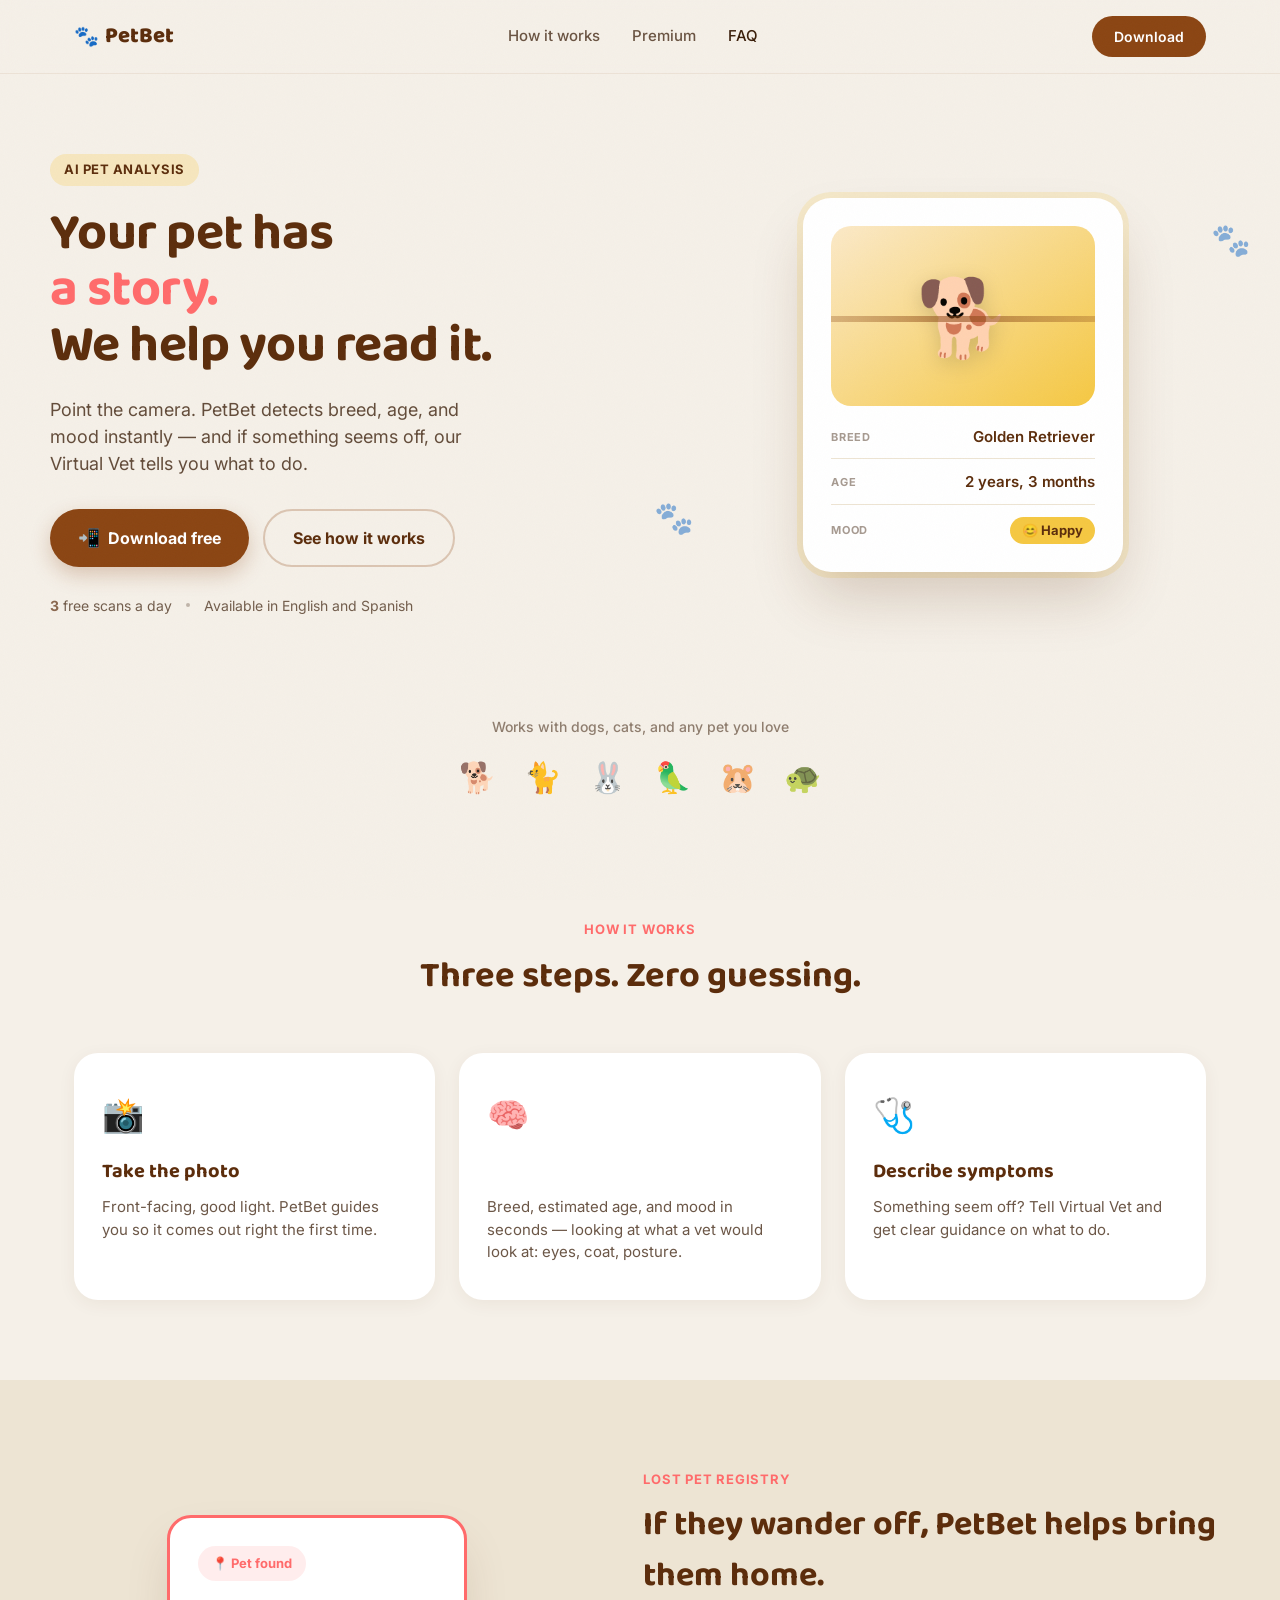
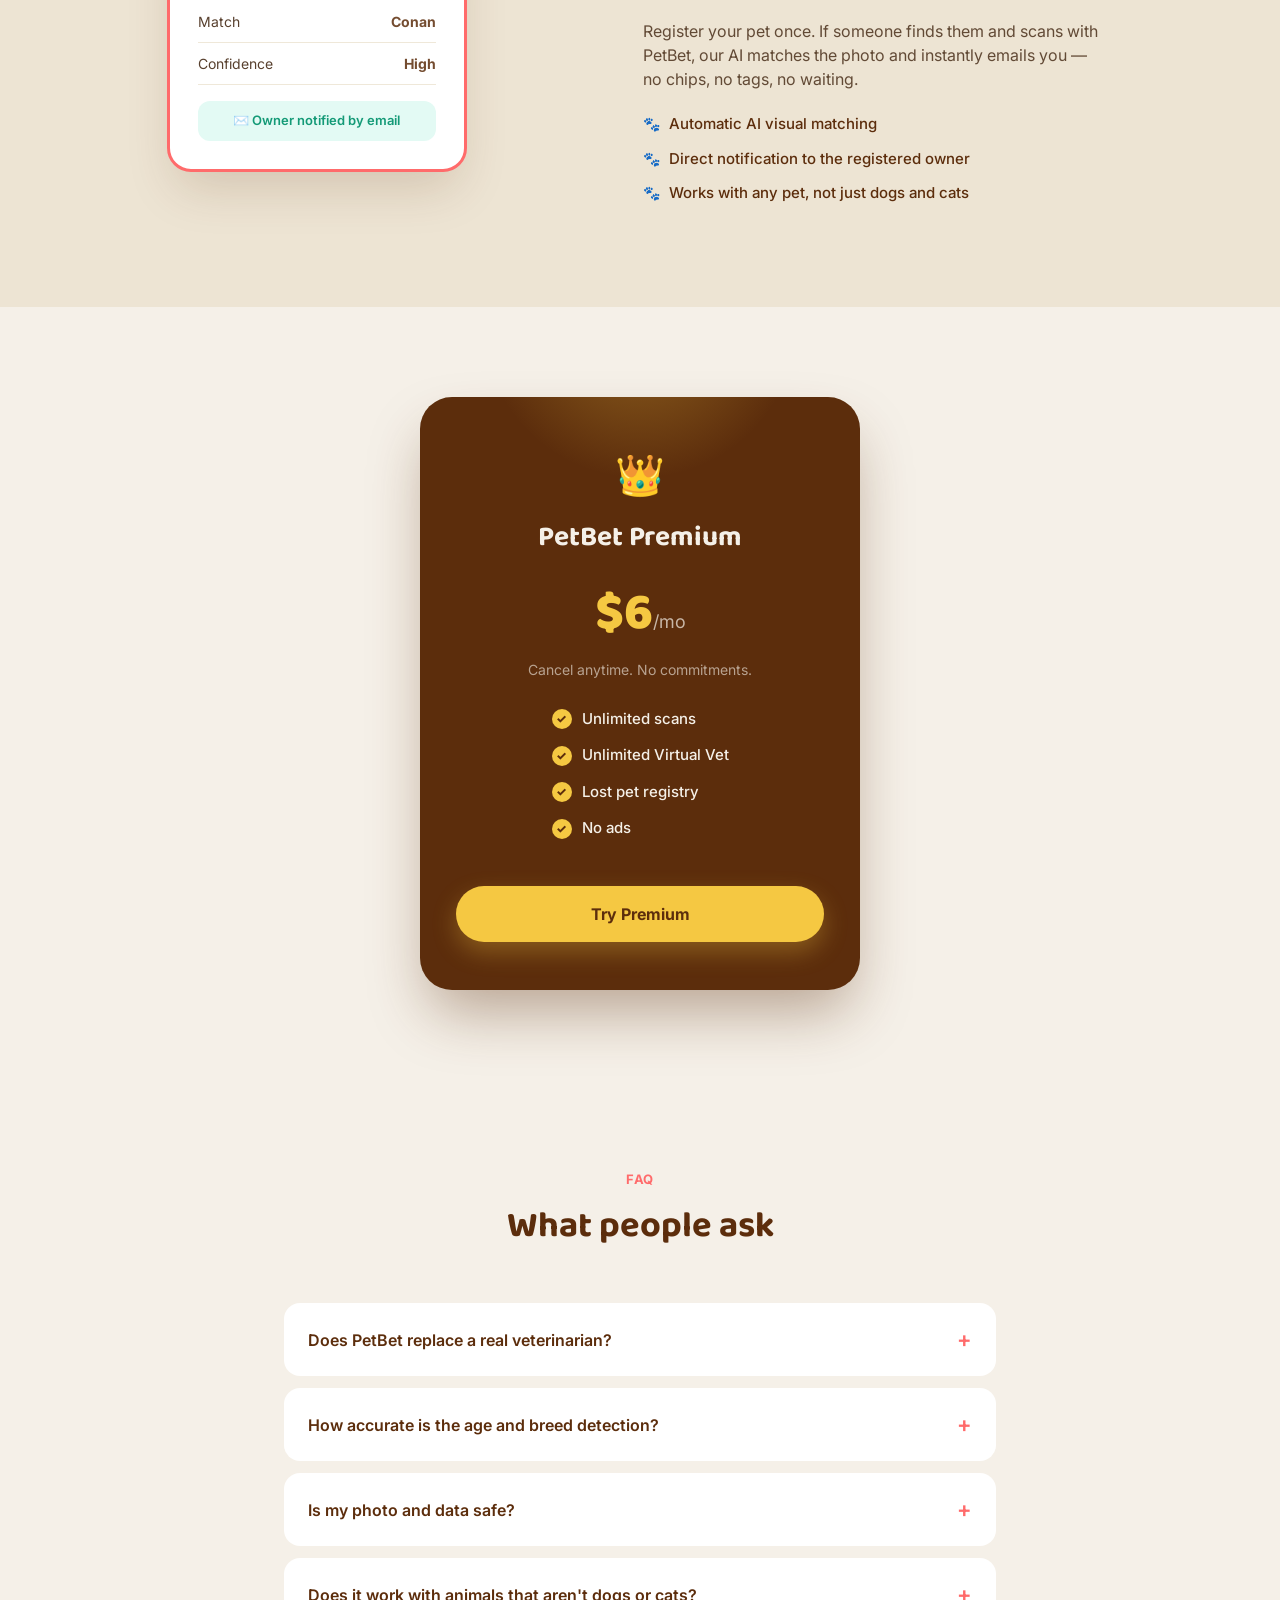
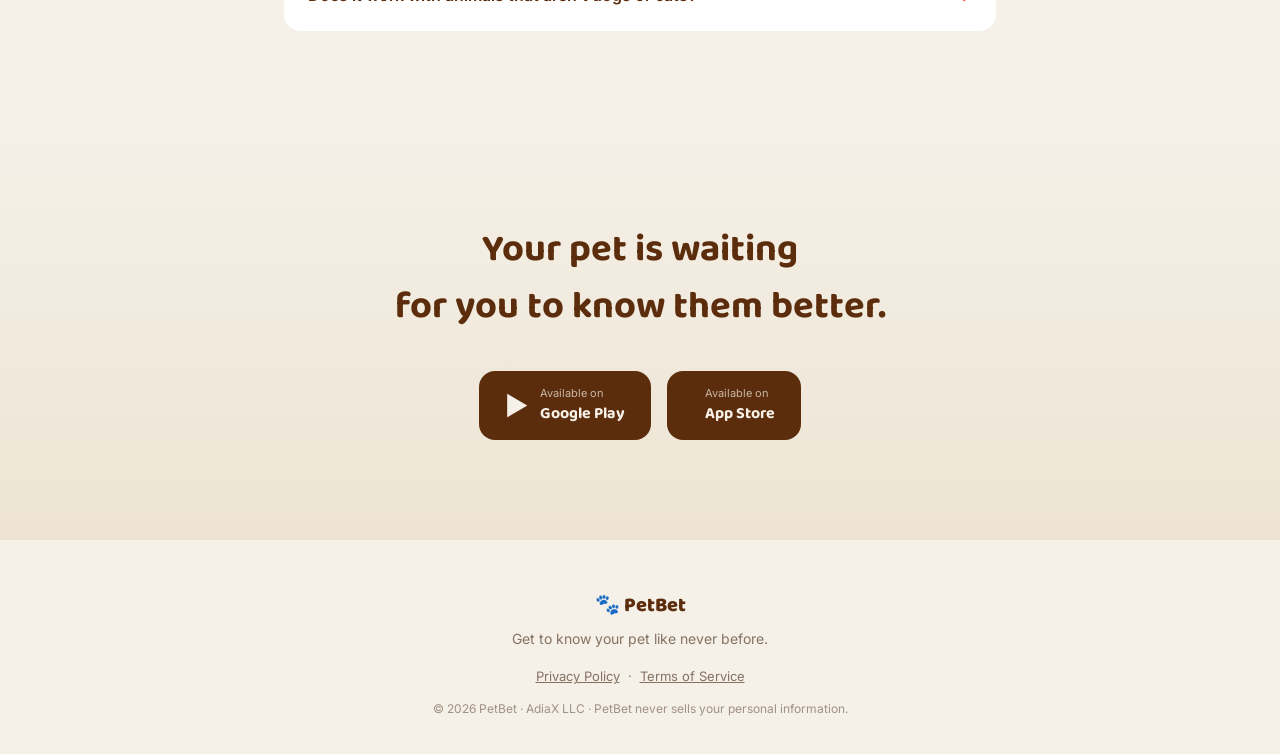
<file: index.html>
<!DOCTYPE html>
<html lang="en">
<head>
<meta charset="UTF-8">
<meta name="viewport" content="width=device-width, initial-scale=1.0">
<title>PetBet — Get to know your pet like never before</title>
<meta name="description" content="Discover your pet's breed, age, and mood with AI. Virtual Vet included. Available for Android and iOS.">
<link rel="preconnect" href="https://fonts.googleapis.com">
<link rel="preconnect" href="https://fonts.gstatic.com" crossorigin>
<link href="https://fonts.googleapis.com/css2?family=Baloo+2:wght@500;600;700;800&family=Inter:wght@400;500;600;700&display=swap" rel="stylesheet">
<link rel="stylesheet" href="style.css">
</head>
<body>

<div class="grain"></div>

<nav class="nav">
  <div class="nav-inner">
    <div class="nav-brand">
      <span class="nav-paw">🐾</span> PetBet
    </div>
    <div class="nav-links">
      <a href="#como-funciona">How it works</a>
      <a href="#premium">Premium</a>
      <a href="#faq">FAQ</a>
    </div>
    <a href="#descargar" class="nav-cta">Download</a>
  </div>
</nav>

<header class="hero">
  <div class="hero-inner">
    <div class="hero-copy">
      <div class="hero-eyebrow">AI Pet Analysis</div>
      <h1>Your pet has<br><span class="hero-highlight">a story.</span><br>We help you read it.</h1>
      <p class="hero-sub">Point the camera. PetBet detects breed, age, and mood instantly — and if something seems off, our Virtual Vet tells you what to do.</p>
      <div class="hero-actions">
        <a href="#descargar" class="btn btn-primary">
          <span class="btn-icon">📲</span> Download free
        </a>
        <a href="#como-funciona" class="btn btn-ghost">See how it works</a>
      </div>
      <div class="hero-trust">
        <div class="trust-item"><strong>3</strong> free scans a day</div>
        <div class="trust-dot"></div>
        <div class="trust-item">Available in English and Spanish</div>
      </div>
    </div>

    <div class="hero-visual">
      <div class="scan-card" id="scanCard">
        <div class="scan-photo">
          <div class="scan-ring" id="scanRing"></div>
          <span class="scan-emoji">🐕</span>
        </div>
        <div class="scan-results" id="scanResults">
          <div class="scan-row" data-delay="1">
            <span class="scan-label">BREED</span>
            <span class="scan-value">Golden Retriever</span>
          </div>
          <div class="scan-row" data-delay="2">
            <span class="scan-label">AGE</span>
            <span class="scan-value">2 years, 3 months</span>
          </div>
          <div class="scan-row" data-delay="3">
            <span class="scan-label">MOOD</span>
            <span class="scan-badge">😊 Happy</span>
          </div>
        </div>
      </div>
      <div class="float-paw float-paw-1">🐾</div>
      <div class="float-paw float-paw-2">🐾</div>
    </div>
  </div>
</header>

<section class="logos">
  <p>Works with dogs, cats, and any pet you love</p>
  <div class="logos-row">
    <span>🐕</span><span>🐈</span><span>🐰</span><span>🦜</span><span>🐹</span><span>🐢</span>
  </div>
</section>

<section class="how" id="como-funciona">
  <div class="section-head">
    <div class="section-eyebrow">How it works</div>
    <h2>Three steps. Zero guessing.</h2>
  </div>

  <div class="how-grid">
    <div class="how-card">
      <div class="how-icon">📸</div>
      <h3>Take the photo</h3>
      <p>Front-facing, good light. PetBet guides you so it comes out right the first time.</p>
    </div>
    <div class="how-card how-card-accent">
      <div class="how-icon">🧠</div>
      <h3>AI analyzes</h3>
      <p>Breed, estimated age, and mood in seconds — looking at what a vet would look at: eyes, coat, posture.</p>
    </div>
    <div class="how-card">
      <div class="how-icon">🩺</div>
      <h3>Describe symptoms</h3>
      <p>Something seem off? Tell Virtual Vet and get clear guidance on what to do.</p>
    </div>
  </div>
</section>

<section class="feature-split">
  <div class="feature-split-inner">
    <div class="feature-visual">
      <div class="lost-card">
        <div class="lost-badge">📍 Pet found</div>
        <div class="lost-row"><span>Match</span><strong>Conan</strong></div>
        <div class="lost-row"><span>Confidence</span><strong>High</strong></div>
        <div class="lost-email">✉️ Owner notified by email</div>
      </div>
    </div>
    <div class="feature-copy">
      <div class="section-eyebrow">Lost pet registry</div>
      <h2>If they wander off, PetBet helps bring them home.</h2>
      <p>Register your pet once. If someone finds them and scans with PetBet, our AI matches the photo and instantly emails you — no chips, no tags, no waiting.</p>
      <ul class="feature-list">
        <li>Automatic AI visual matching</li>
        <li>Direct notification to the registered owner</li>
        <li>Works with any pet, not just dogs and cats</li>
      </ul>
    </div>
  </div>
</section>

<section class="premium" id="premium">
  <div class="premium-card">
    <div class="premium-glow"></div>
    <div class="premium-content">
      <div class="premium-crown">👑</div>
      <h2>PetBet Premium</h2>
      <div class="premium-price"><span class="premium-amount">$6</span><span class="premium-period">/mo</span></div>
      <p class="premium-sub">Cancel anytime. No commitments.</p>
      <ul class="premium-list">
        <li><span class="check">✓</span> Unlimited scans</li>
        <li><span class="check">✓</span> Unlimited Virtual Vet</li>
        <li><span class="check">✓</span> Lost pet registry</li>
        <li><span class="check">✓</span> No ads</li>
      </ul>
      <a href="#descargar" class="btn btn-premium">Try Premium</a>
    </div>
  </div>
</section>

<section class="faq" id="faq">
  <div class="section-head">
    <div class="section-eyebrow">FAQ</div>
    <h2>What people ask</h2>
  </div>
  <div class="faq-list">
    <details class="faq-item">
      <summary>Does PetBet replace a real veterinarian?</summary>
      <p>No. Virtual Vet helps you understand what might be going on and when to be concerned, but we always recommend visiting a veterinarian for real diagnoses and treatment.</p>
    </details>
    <details class="faq-item">
      <summary>How accurate is the age and breed detection?</summary>
      <p>Our AI looks at teeth, eyes, coat, and body proportions to give the closest estimate possible. With mixed breeds, it may show more than one possibility.</p>
    </details>
    <details class="faq-item">
      <summary>Is my photo and data safe?</summary>
      <p>Yes. We never sell or share your information with third parties. Your photos are used only for analysis, and you can delete your account and data anytime.</p>
    </details>
    <details class="faq-item">
      <summary>Does it work with animals that aren't dogs or cats?</summary>
      <p>Breed, age, and mood analysis is optimized for dogs and cats. The lost pet registry works with any animal.</p>
    </details>
  </div>
</section>

<section class="cta-final" id="descargar">
  <h2>Your pet is waiting<br>for you to know them better.</h2>
  <div class="store-buttons">
    <a href="#" class="store-btn">
      <span class="store-icon">▶</span>
      <span class="store-text"><small>Available on</small><strong>Google Play</strong></span>
    </a>
    <a href="#" class="store-btn">
      <span class="store-icon"></span>
      <span class="store-text"><small>Available on</small><strong>App Store</strong></span>
    </a>
  </div>
</section>

<footer class="footer">
  <div class="footer-inner">
    <div class="footer-brand">🐾 PetBet</div>
    <p class="footer-tagline">Get to know your pet like never before.</p>
    <p style="font-size:13px;opacity:0.6;margin-bottom:14px;">
  <a href="privacy.html" style="color:inherit;text-decoration:underline;">Privacy Policy</a>
  &nbsp;·&nbsp;
  <a href="terms.html" style="color:inherit;text-decoration:underline;">Terms of Service</a>
</p>
    <p class="footer-copy">© 2026 PetBet · AdiaX LLC · PetBet never sells your personal information.</p>
  </div>
</footer>

<script src="script.js"></script>
</body>
</html>
</file>
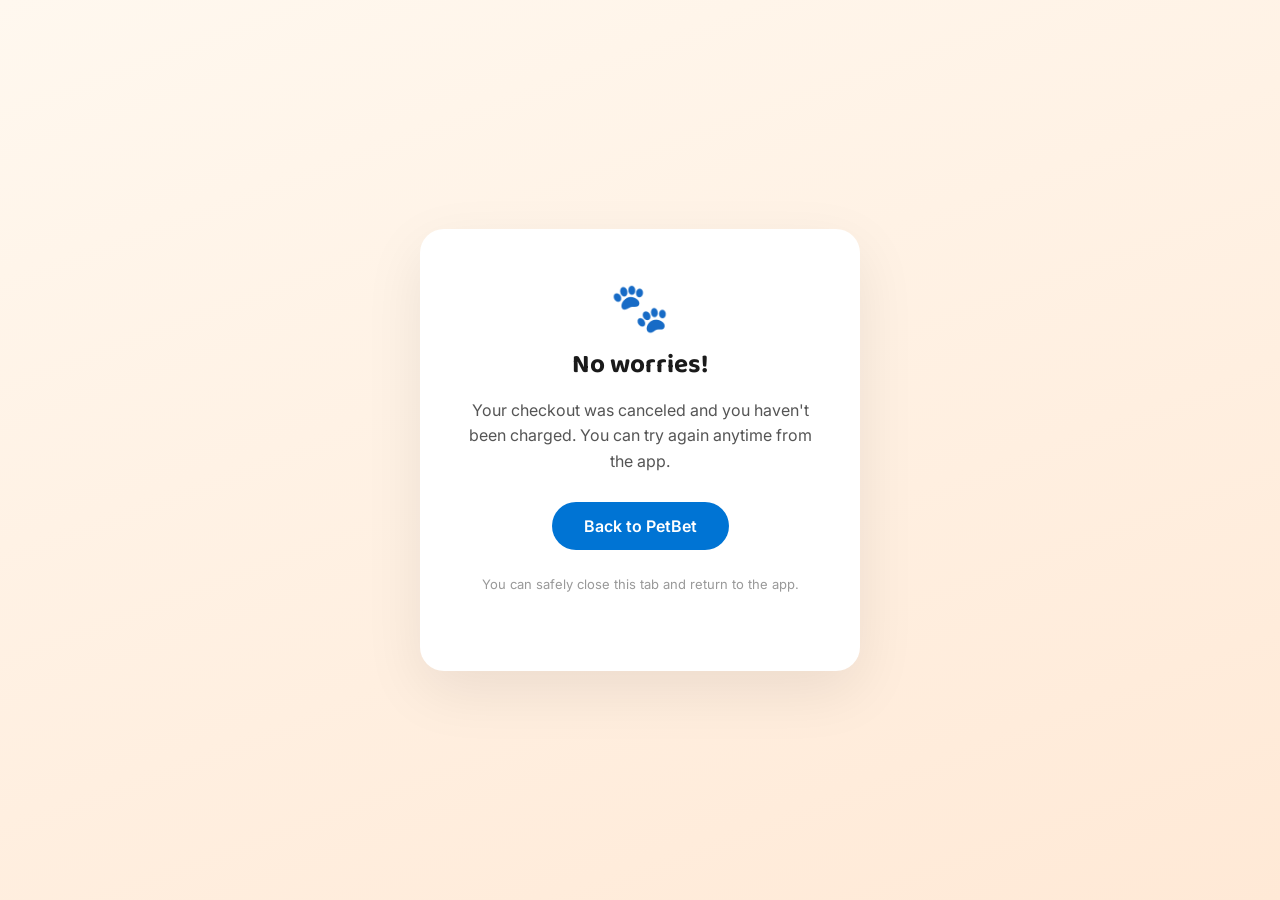
<file: cancel.html>
<!DOCTYPE html>
<html lang="en">
<head>
<meta charset="UTF-8">
<meta name="viewport" content="width=device-width, initial-scale=1.0">
<title>Checkout canceled — PetBet</title>
<meta name="description" content="Your PetBet Premium checkout was canceled.">
<link rel="preconnect" href="https://fonts.googleapis.com">
<link rel="preconnect" href="https://fonts.gstatic.com" crossorigin>
<link href="https://fonts.googleapis.com/css2?family=Baloo+2:wght@600;700;800&family=Inter:wght@400;500;600;700&display=swap" rel="stylesheet">
<style>
  * { margin: 0; padding: 0; box-sizing: border-box; }
  body {
    font-family: 'Inter', sans-serif;
    background: linear-gradient(160deg, #fff8ef 0%, #ffe9d6 100%);
    min-height: 100vh;
    display: flex;
    align-items: center;
    justify-content: center;
    padding: 24px;
  }
  .card {
    background: #ffffff;
    border-radius: 24px;
    padding: 48px 40px;
    max-width: 440px;
    width: 100%;
    text-align: center;
    box-shadow: 0 20px 60px rgba(0,0,0,0.08);
  }
  .paw {
    font-size: 48px;
    margin-bottom: 8px;
  }
  h1 {
    font-family: 'Baloo 2', sans-serif;
    font-size: 26px;
    color: #1a1a1a;
    margin-bottom: 12px;
  }
  p {
    color: #555;
    font-size: 16px;
    line-height: 1.6;
    margin-bottom: 28px;
  }
  .btn {
    display: inline-block;
    background: #0074d4;
    color: #ffffff;
    text-decoration: none;
    font-weight: 600;
    padding: 14px 32px;
    border-radius: 999px;
    font-size: 16px;
    transition: transform 0.15s ease;
  }
  .btn:active {
    transform: scale(0.97);
  }
  .footnote {
    margin-top: 24px;
    font-size: 13px;
    color: #999;
  }
</style>
</head>
<body>
  <div class="card">
    <div class="paw">🐾</div>
    <h1>No worries!</h1>
    <p>Your checkout was canceled and you haven't been charged. You can try again anytime from the app.</p>
    <a href="petbet://" class="btn">Back to PetBet</a>
    <p class="footnote">You can safely close this tab and return to the app.</p>
  </div>
</body>
</html>
</file>
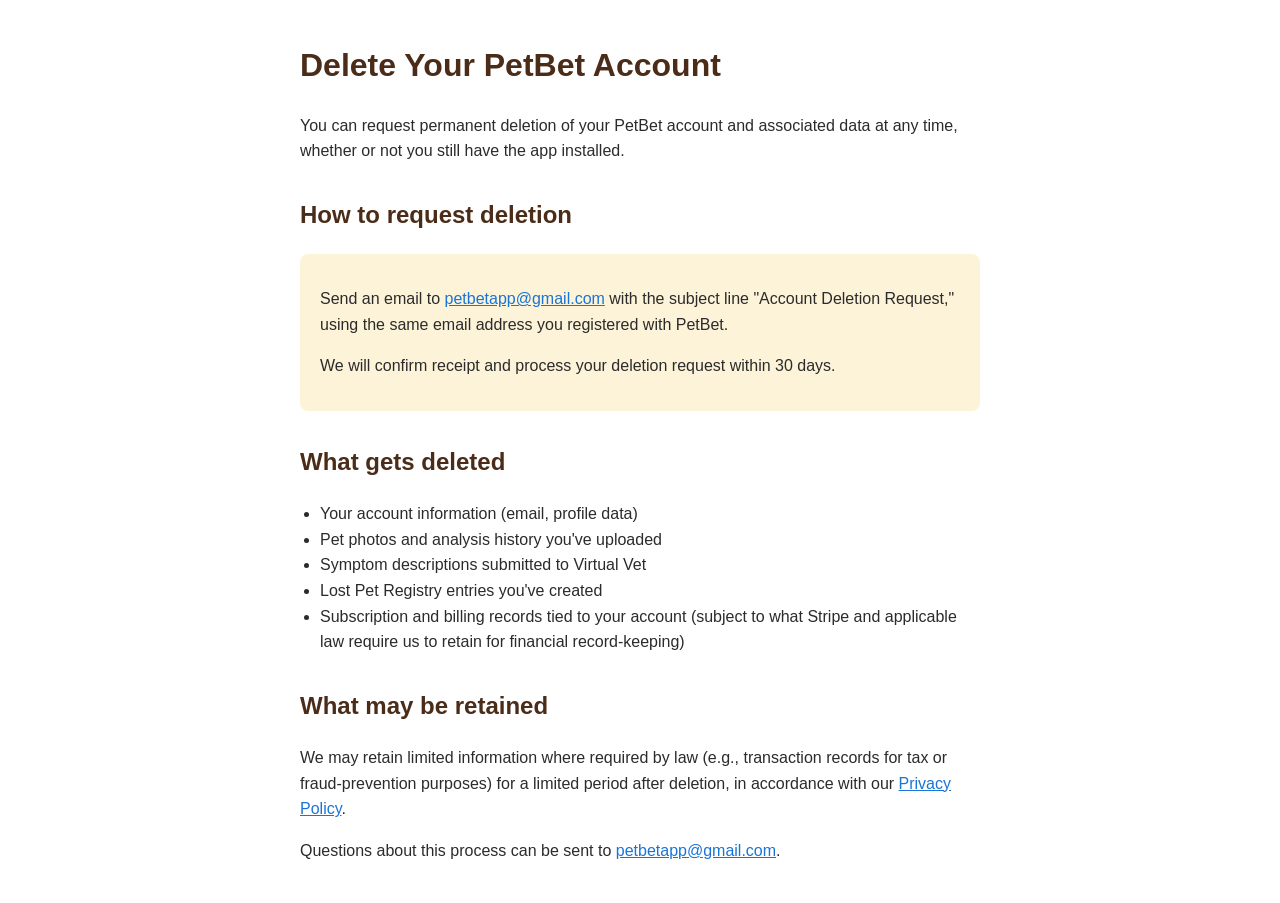
<file: delete-account.html>
<!DOCTYPE html>
<html lang="en">
<head>
<meta charset="UTF-8">
<title>Delete Your PetBet Account</title>
<meta name="viewport" content="width=device-width, initial-scale=1.0">
<style>
  body { font-family: -apple-system, Segoe UI, Roboto, Arial, sans-serif; max-width: 680px; margin: 40px auto; padding: 0 20px; color: #2b2b2b; line-height: 1.6; }
  h1 { color: #4a2c18; }
  h2 { color: #4a2c18; margin-top: 32px; }
  .step { background: #fdf3d9; border-radius: 8px; padding: 16px 20px; margin: 16px 0; }
  a { color: #1974d7; }
  ul { padding-left: 20px; }
</style>
</head>
<body>

<h1>Delete Your PetBet Account</h1>

<p>You can request permanent deletion of your PetBet account and associated data at any time, whether or not you still have the app installed.</p>

<h2>How to request deletion</h2>
<div class="step">
  <p>Send an email to <a href="mailto:petbetapp@gmail.com">petbetapp@gmail.com</a> with the subject line "Account Deletion Request," using the same email address you registered with PetBet.</p>
  <p>We will confirm receipt and process your deletion request within 30 days.</p>
</div>

<h2>What gets deleted</h2>
<ul>
  <li>Your account information (email, profile data)</li>
  <li>Pet photos and analysis history you've uploaded</li>
  <li>Symptom descriptions submitted to Virtual Vet</li>
  <li>Lost Pet Registry entries you've created</li>
  <li>Subscription and billing records tied to your account (subject to what Stripe and applicable law require us to retain for financial record-keeping)</li>
</ul>

<h2>What may be retained</h2>
<p>We may retain limited information where required by law (e.g., transaction records for tax or fraud-prevention purposes) for a limited period after deletion, in accordance with our <a href="/privacy">Privacy Policy</a>.</p>

<p>Questions about this process can be sent to <a href="mailto:petbetapp@gmail.com">petbetapp@gmail.com</a>.</p>

</body>
</html>
</file>
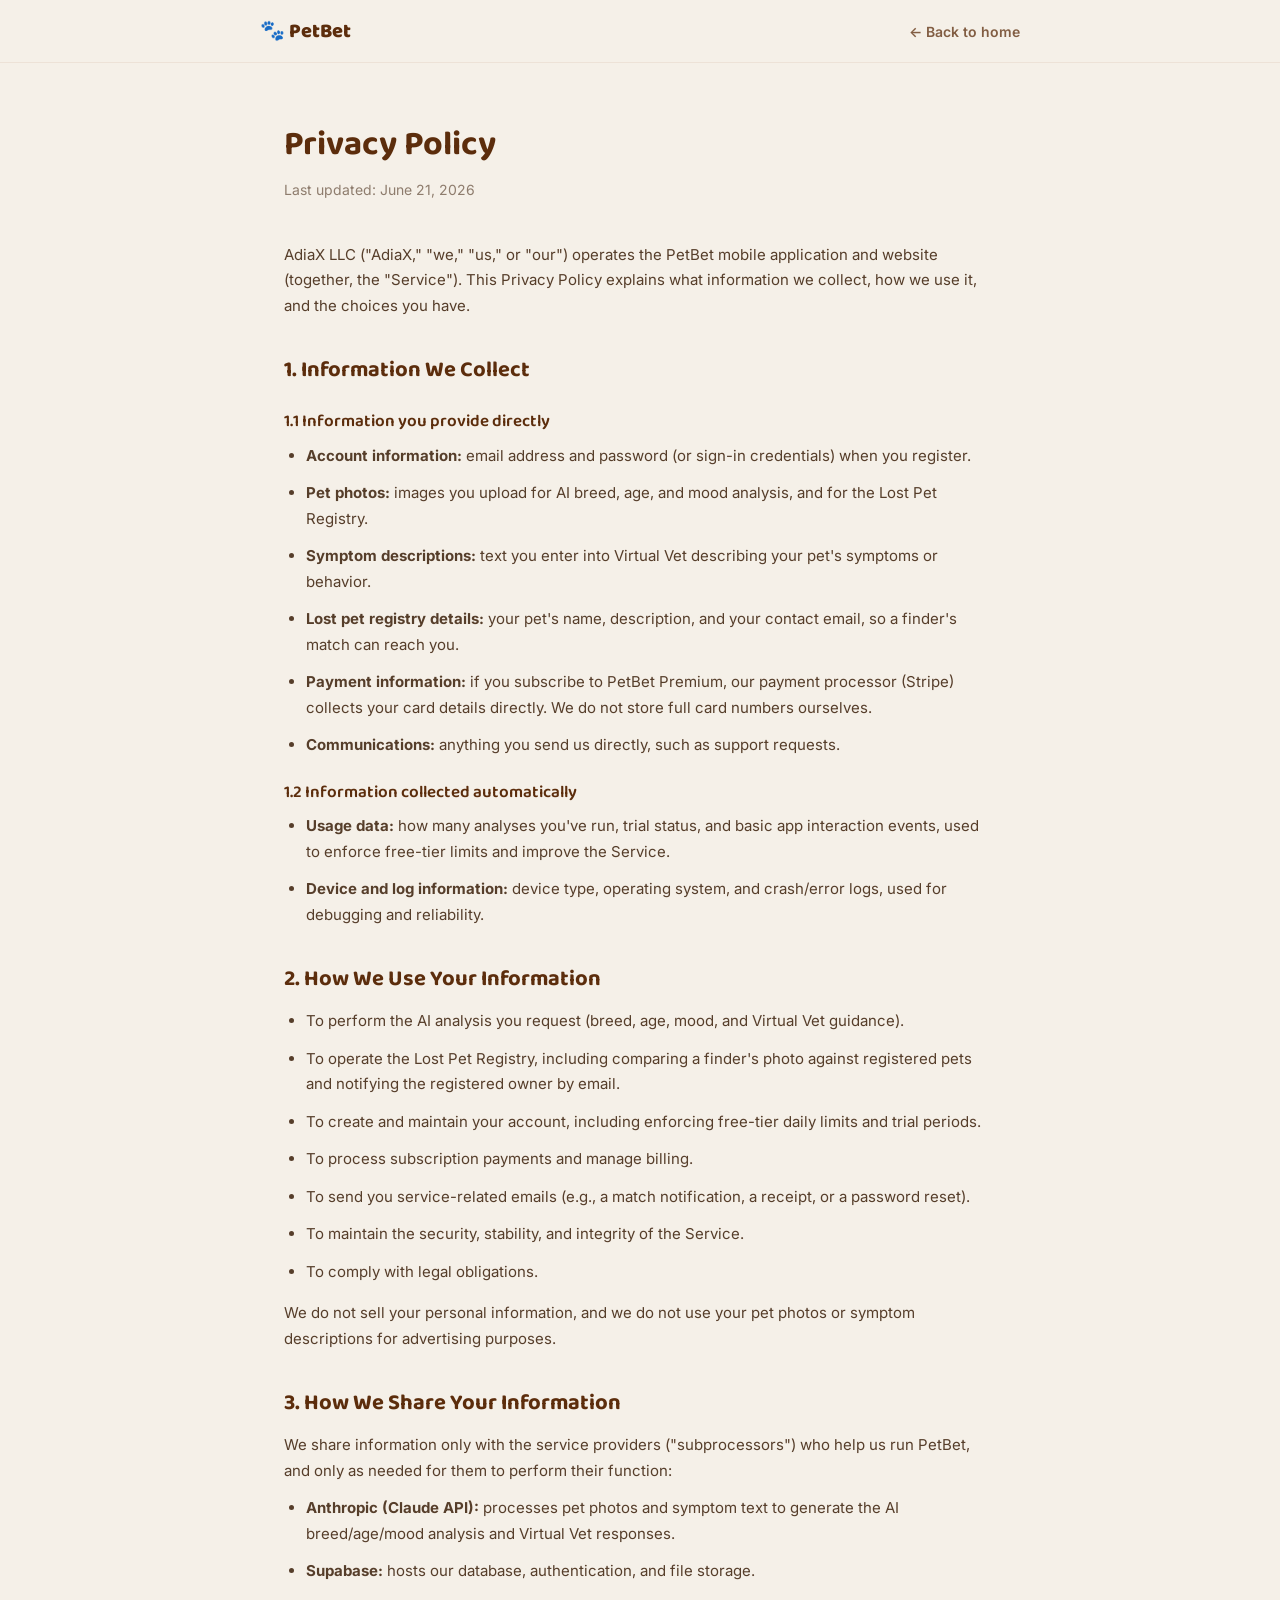
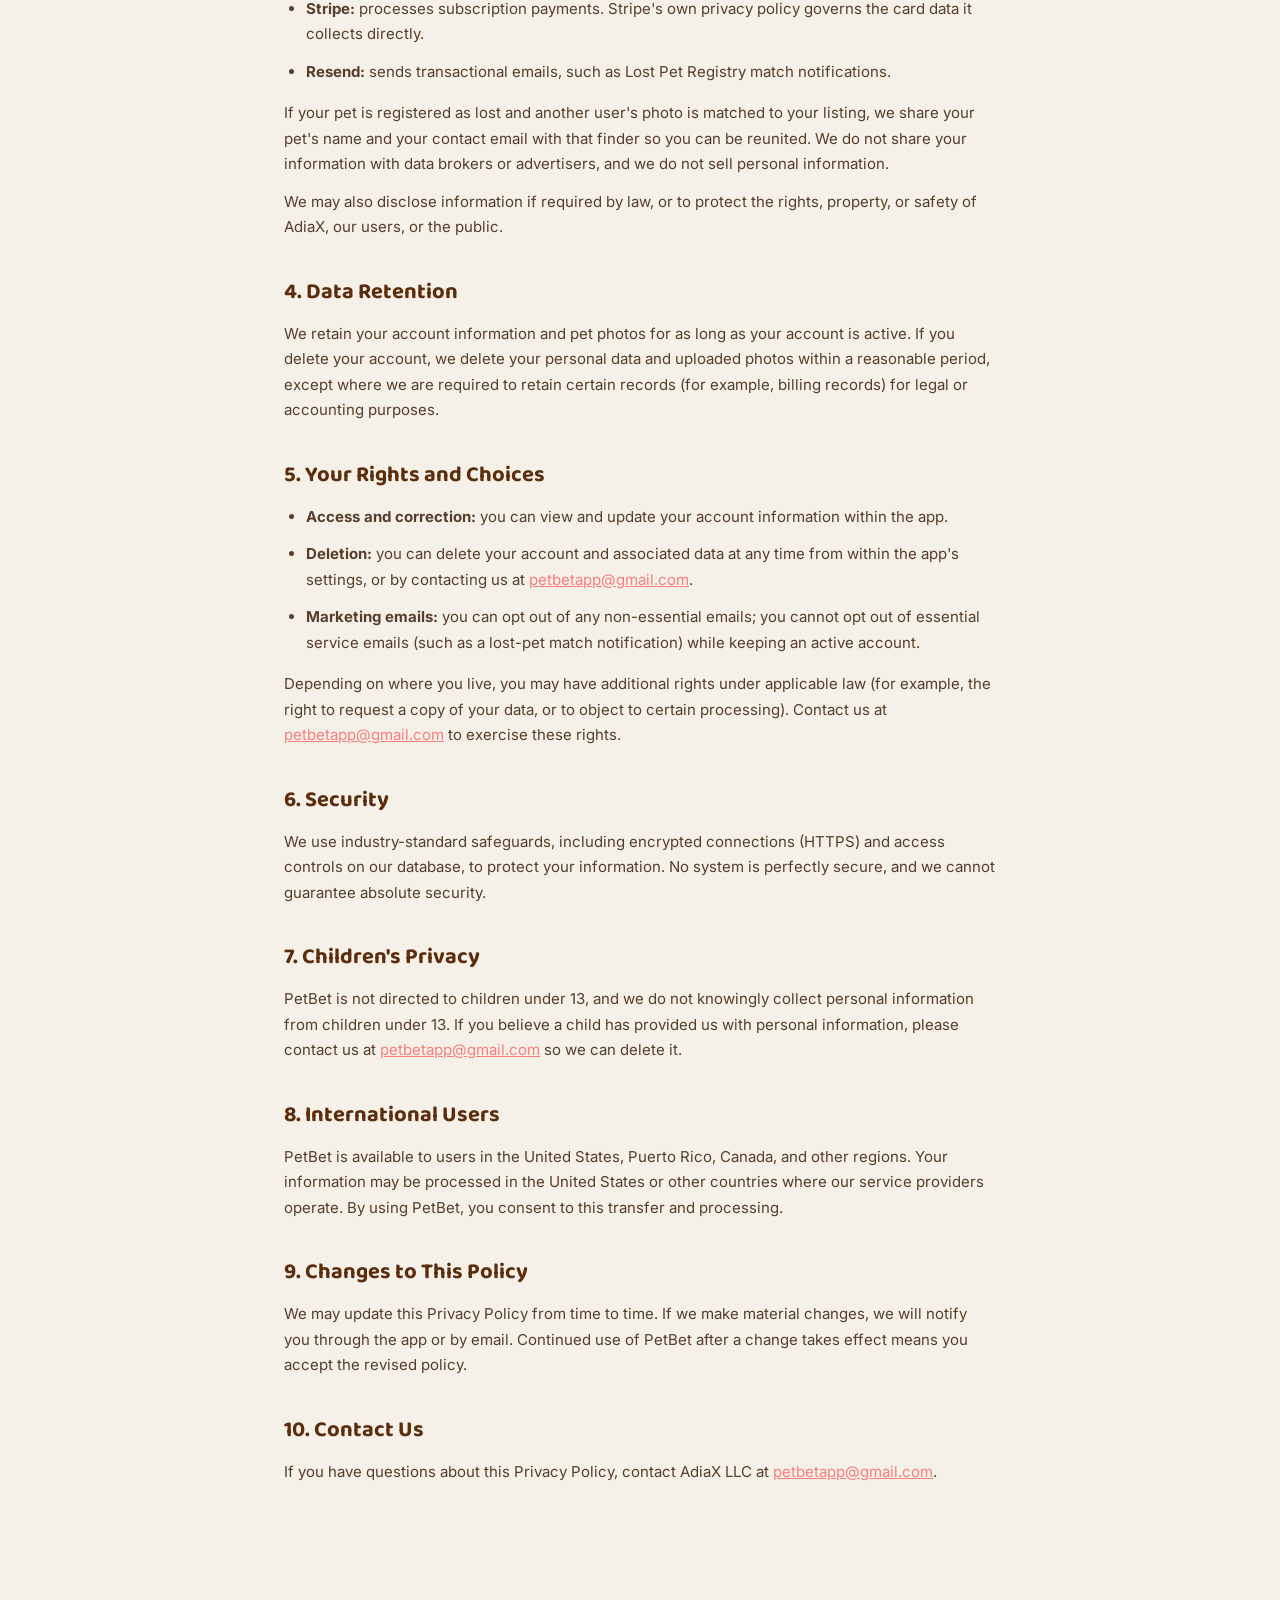
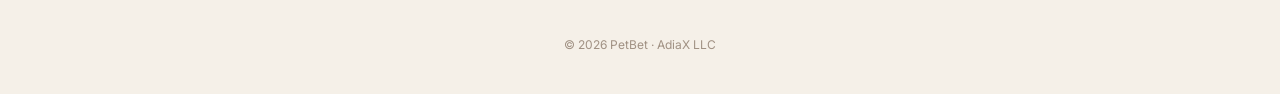
<file: privacy.html>
<!DOCTYPE html>
<html lang="en">
<head>
<meta charset="UTF-8">
<meta name="viewport" content="width=device-width, initial-scale=1.0">
<title>Privacy Policy — PetBet</title>
<link rel="preconnect" href="https://fonts.googleapis.com">
<link rel="preconnect" href="https://fonts.gstatic.com" crossorigin>
<link href="https://fonts.googleapis.com/css2?family=Baloo+2:wght@600;700;800&family=Inter:wght@400;500;600;700&display=swap" rel="stylesheet">
<style>
  :root {
    --cream: #F5F0E8;
    --cream-deep: #EDE4D3;
    --brown: #8B4513;
    --brown-deep: #5C2D0C;
    --brown-ink: #3B1F0A;
    --gold: #F5C842;
    --terracotta: #FF6B6B;
  }
  * { margin: 0; padding: 0; box-sizing: border-box; }
  body {
    font-family: 'Inter', sans-serif;
    background: var(--cream);
    color: var(--brown-ink);
    line-height: 1.5;
  }
  a { color: var(--terracotta); }
  header {
    padding: 16px 24px;
    border-bottom: 1px solid rgba(139, 69, 19, 0.08);
  }
  .header-inner {
    max-width: 760px;
    margin: 0 auto;
    display: flex;
    align-items: center;
    justify-content: space-between;
  }
  .brand {
    font-family: 'Baloo 2', sans-serif;
    font-weight: 800;
    font-size: 20px;
    color: var(--brown-deep);
  }
  .back {
    font-size: 14px;
    font-weight: 600;
    color: var(--brown-deep);
    opacity: 0.75;
    text-decoration: none;
  }
  .back:hover { opacity: 1; }
  main {
    max-width: 760px;
    margin: 0 auto;
    padding: 56px 24px 100px;
  }
  h1 {
    font-family: 'Baloo 2', sans-serif;
    font-weight: 700;
    color: var(--brown-deep);
    font-size: 34px;
    margin-bottom: 8px;
  }
  .updated { font-size: 14px; opacity: 0.55; margin-bottom: 40px; }
  h2 {
    font-family: 'Baloo 2', sans-serif;
    font-weight: 700;
    color: var(--brown-deep);
    font-size: 22px;
    margin: 36px 0 12px;
  }
  h3 {
    font-family: 'Baloo 2', sans-serif;
    font-weight: 600;
    color: var(--brown-deep);
    font-size: 17px;
    margin: 22px 0 8px;
  }
  p, li { font-size: 15px; line-height: 1.7; opacity: 0.85; margin-bottom: 12px; }
  ul { padding-left: 22px; margin-bottom: 16px; }
  li { list-style: disc; }
  .note {
    background: rgba(245, 200, 66, 0.18);
    border-radius: 12px;
    padding: 16px 20px;
    font-size: 14px;
    margin-bottom: 32px;
  }
  footer { padding: 40px 24px; text-align: center; font-size: 12px; opacity: 0.45; }
</style>
</head>
<body>

<header>
  <div class="header-inner">
    <div class="brand">🐾 PetBet</div>
    <a href="index.html" class="back">← Back to home</a>
  </div>
</header>

<main>
  <h1>Privacy Policy</h1>
  <p class="updated">Last updated: June 21, 2026</p>



  <p>AdiaX LLC ("AdiaX," "we," "us," or "our") operates the PetBet mobile application and website (together, the "Service"). This Privacy Policy explains what information we collect, how we use it, and the choices you have.</p>

  <h2>1. Information We Collect</h2>

  <h3>1.1 Information you provide directly</h3>
  <ul>
    <li><strong>Account information:</strong> email address and password (or sign-in credentials) when you register.</li>
    <li><strong>Pet photos:</strong> images you upload for AI breed, age, and mood analysis, and for the Lost Pet Registry.</li>
    <li><strong>Symptom descriptions:</strong> text you enter into Virtual Vet describing your pet's symptoms or behavior.</li>
    <li><strong>Lost pet registry details:</strong> your pet's name, description, and your contact email, so a finder's match can reach you.</li>
    <li><strong>Payment information:</strong> if you subscribe to PetBet Premium, our payment processor (Stripe) collects your card details directly. We do not store full card numbers ourselves.</li>
    <li><strong>Communications:</strong> anything you send us directly, such as support requests.</li>
  </ul>

  <h3>1.2 Information collected automatically</h3>
  <ul>
    <li><strong>Usage data:</strong> how many analyses you've run, trial status, and basic app interaction events, used to enforce free-tier limits and improve the Service.</li>
    <li><strong>Device and log information:</strong> device type, operating system, and crash/error logs, used for debugging and reliability.</li>
  </ul>

  <h2>2. How We Use Your Information</h2>
  <ul>
    <li>To perform the AI analysis you request (breed, age, mood, and Virtual Vet guidance).</li>
    <li>To operate the Lost Pet Registry, including comparing a finder's photo against registered pets and notifying the registered owner by email.</li>
    <li>To create and maintain your account, including enforcing free-tier daily limits and trial periods.</li>
    <li>To process subscription payments and manage billing.</li>
    <li>To send you service-related emails (e.g., a match notification, a receipt, or a password reset).</li>
    <li>To maintain the security, stability, and integrity of the Service.</li>
    <li>To comply with legal obligations.</li>
  </ul>
  <p>We do not sell your personal information, and we do not use your pet photos or symptom descriptions for advertising purposes.</p>

  <h2>3. How We Share Your Information</h2>
  <p>We share information only with the service providers ("subprocessors") who help us run PetBet, and only as needed for them to perform their function:</p>
  <ul>
    <li><strong>Anthropic (Claude API):</strong> processes pet photos and symptom text to generate the AI breed/age/mood analysis and Virtual Vet responses.</li>
    <li><strong>Supabase:</strong> hosts our database, authentication, and file storage.</li>
    <li><strong>Stripe:</strong> processes subscription payments. Stripe's own privacy policy governs the card data it collects directly.</li>
    <li><strong>Resend:</strong> sends transactional emails, such as Lost Pet Registry match notifications.</li>
  </ul>
  <p>If your pet is registered as lost and another user's photo is matched to your listing, we share your pet's name and your contact email with that finder so you can be reunited. We do not share your information with data brokers or advertisers, and we do not sell personal information.</p>
  <p>We may also disclose information if required by law, or to protect the rights, property, or safety of AdiaX, our users, or the public.</p>

  <h2>4. Data Retention</h2>
  <p>We retain your account information and pet photos for as long as your account is active. If you delete your account, we delete your personal data and uploaded photos within a reasonable period, except where we are required to retain certain records (for example, billing records) for legal or accounting purposes.</p>

  <h2>5. Your Rights and Choices</h2>
  <ul>
    <li><strong>Access and correction:</strong> you can view and update your account information within the app.</li>
    <li><strong>Deletion:</strong> you can delete your account and associated data at any time from within the app's settings, or by contacting us at <a href="mailto:petbetapp@gmail.com">petbetapp@gmail.com</a>.</li>
    <li><strong>Marketing emails:</strong> you can opt out of any non-essential emails; you cannot opt out of essential service emails (such as a lost-pet match notification) while keeping an active account.</li>
  </ul>
  <p>Depending on where you live, you may have additional rights under applicable law (for example, the right to request a copy of your data, or to object to certain processing). Contact us at <a href="mailto:petbetapp@gmail.com">petbetapp@gmail.com</a> to exercise these rights.</p>

  <h2>6. Security</h2>
  <p>We use industry-standard safeguards, including encrypted connections (HTTPS) and access controls on our database, to protect your information. No system is perfectly secure, and we cannot guarantee absolute security.</p>

  <h2>7. Children's Privacy</h2>
  <p>PetBet is not directed to children under 13, and we do not knowingly collect personal information from children under 13. If you believe a child has provided us with personal information, please contact us at <a href="mailto:petbetapp@gmail.com">petbetapp@gmail.com</a> so we can delete it.</p>

  <h2>8. International Users</h2>
  <p>PetBet is available to users in the United States, Puerto Rico, Canada, and other regions. Your information may be processed in the United States or other countries where our service providers operate. By using PetBet, you consent to this transfer and processing.</p>

  <h2>9. Changes to This Policy</h2>
  <p>We may update this Privacy Policy from time to time. If we make material changes, we will notify you through the app or by email. Continued use of PetBet after a change takes effect means you accept the revised policy.</p>

  <h2>10. Contact Us</h2>
  <p>If you have questions about this Privacy Policy, contact AdiaX LLC at <a href="mailto:petbetapp@gmail.com">petbetapp@gmail.com</a>.</p>
</main>

<footer>© 2026 PetBet · AdiaX LLC</footer>

</body>
</html>
</file>
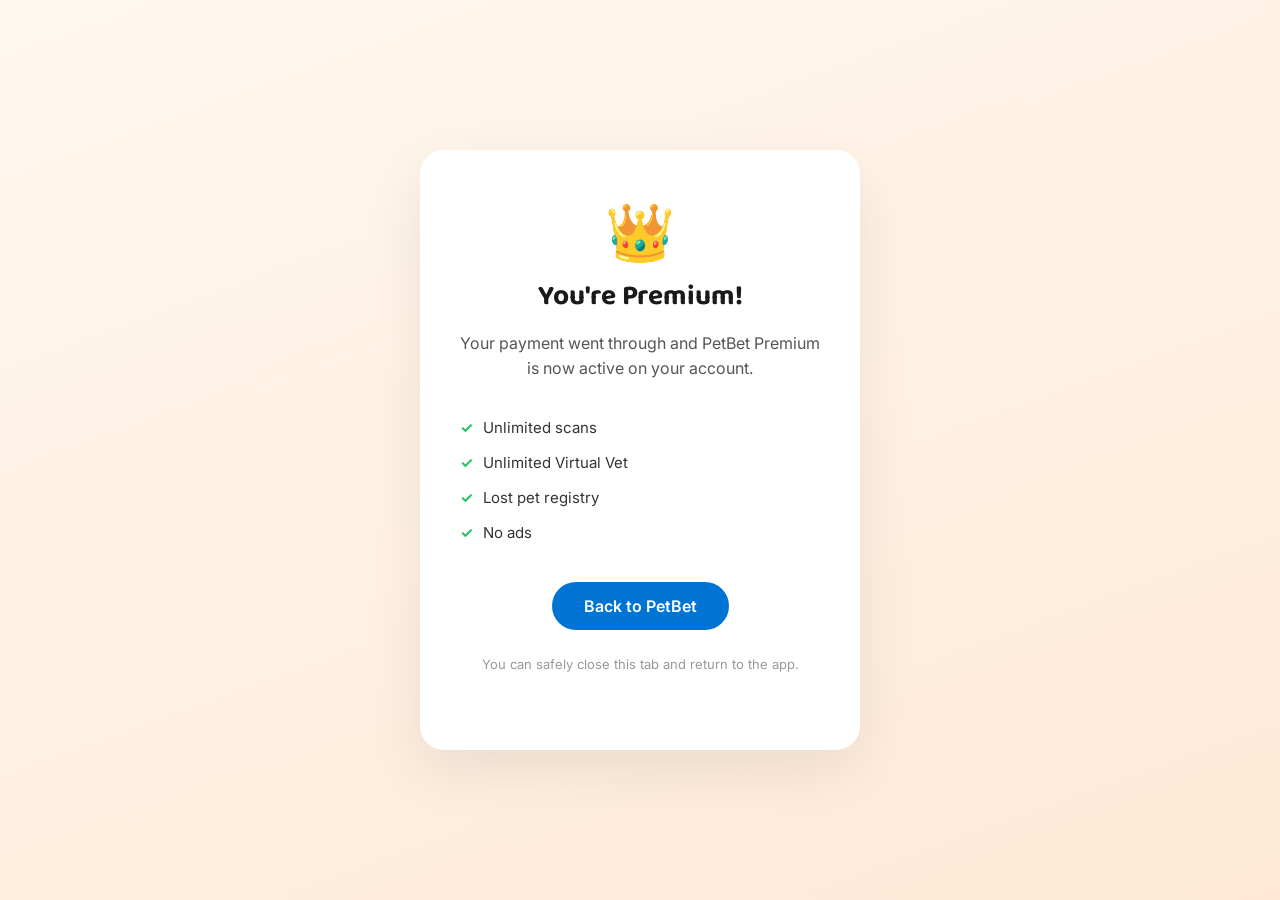
<file: success.html>
<!DOCTYPE html>
<html lang="en">
<head>
<meta charset="UTF-8">
<meta name="viewport" content="width=device-width, initial-scale=1.0">
<title>You're Premium! — PetBet</title>
<meta name="description" content="Your PetBet Premium subscription is active.">
<link rel="preconnect" href="https://fonts.googleapis.com">
<link rel="preconnect" href="https://fonts.gstatic.com" crossorigin>
<link href="https://fonts.googleapis.com/css2?family=Baloo+2:wght@600;700;800&family=Inter:wght@400;500;600;700&display=swap" rel="stylesheet">
<style>
  * { margin: 0; padding: 0; box-sizing: border-box; }
  body {
    font-family: 'Inter', sans-serif;
    background: linear-gradient(160deg, #fff8ef 0%, #ffe9d6 100%);
    min-height: 100vh;
    display: flex;
    align-items: center;
    justify-content: center;
    padding: 24px;
  }
  .card {
    background: #ffffff;
    border-radius: 24px;
    padding: 48px 40px;
    max-width: 440px;
    width: 100%;
    text-align: center;
    box-shadow: 0 20px 60px rgba(0,0,0,0.08);
  }
  .crown {
    font-size: 56px;
    margin-bottom: 8px;
  }
  h1 {
    font-family: 'Baloo 2', sans-serif;
    font-size: 28px;
    color: #1a1a1a;
    margin-bottom: 12px;
  }
  p {
    color: #555;
    font-size: 16px;
    line-height: 1.6;
    margin-bottom: 28px;
  }
  .features {
    list-style: none;
    text-align: left;
    margin-bottom: 32px;
  }
  .features li {
    display: flex;
    align-items: center;
    gap: 10px;
    padding: 8px 0;
    color: #333;
    font-size: 15px;
  }
  .check {
    color: #22c55e;
    font-weight: 700;
  }
  .btn {
    display: inline-block;
    background: #0074d4;
    color: #ffffff;
    text-decoration: none;
    font-weight: 600;
    padding: 14px 32px;
    border-radius: 999px;
    font-size: 16px;
    transition: transform 0.15s ease;
  }
  .btn:active {
    transform: scale(0.97);
  }
  .footnote {
    margin-top: 24px;
    font-size: 13px;
    color: #999;
  }
</style>
</head>
<body>
  <div class="card">
    <div class="crown">👑</div>
    <h1>You're Premium!</h1>
    <p>Your payment went through and PetBet Premium is now active on your account.</p>
    <ul class="features">
      <li><span class="check">✓</span> Unlimited scans</li>
      <li><span class="check">✓</span> Unlimited Virtual Vet</li>
      <li><span class="check">✓</span> Lost pet registry</li>
      <li><span class="check">✓</span> No ads</li>
    </ul>
    <a href="petbet://" class="btn">Back to PetBet</a>
    <p class="footnote">You can safely close this tab and return to the app.</p>
  </div>
</body>
</html>
</file>
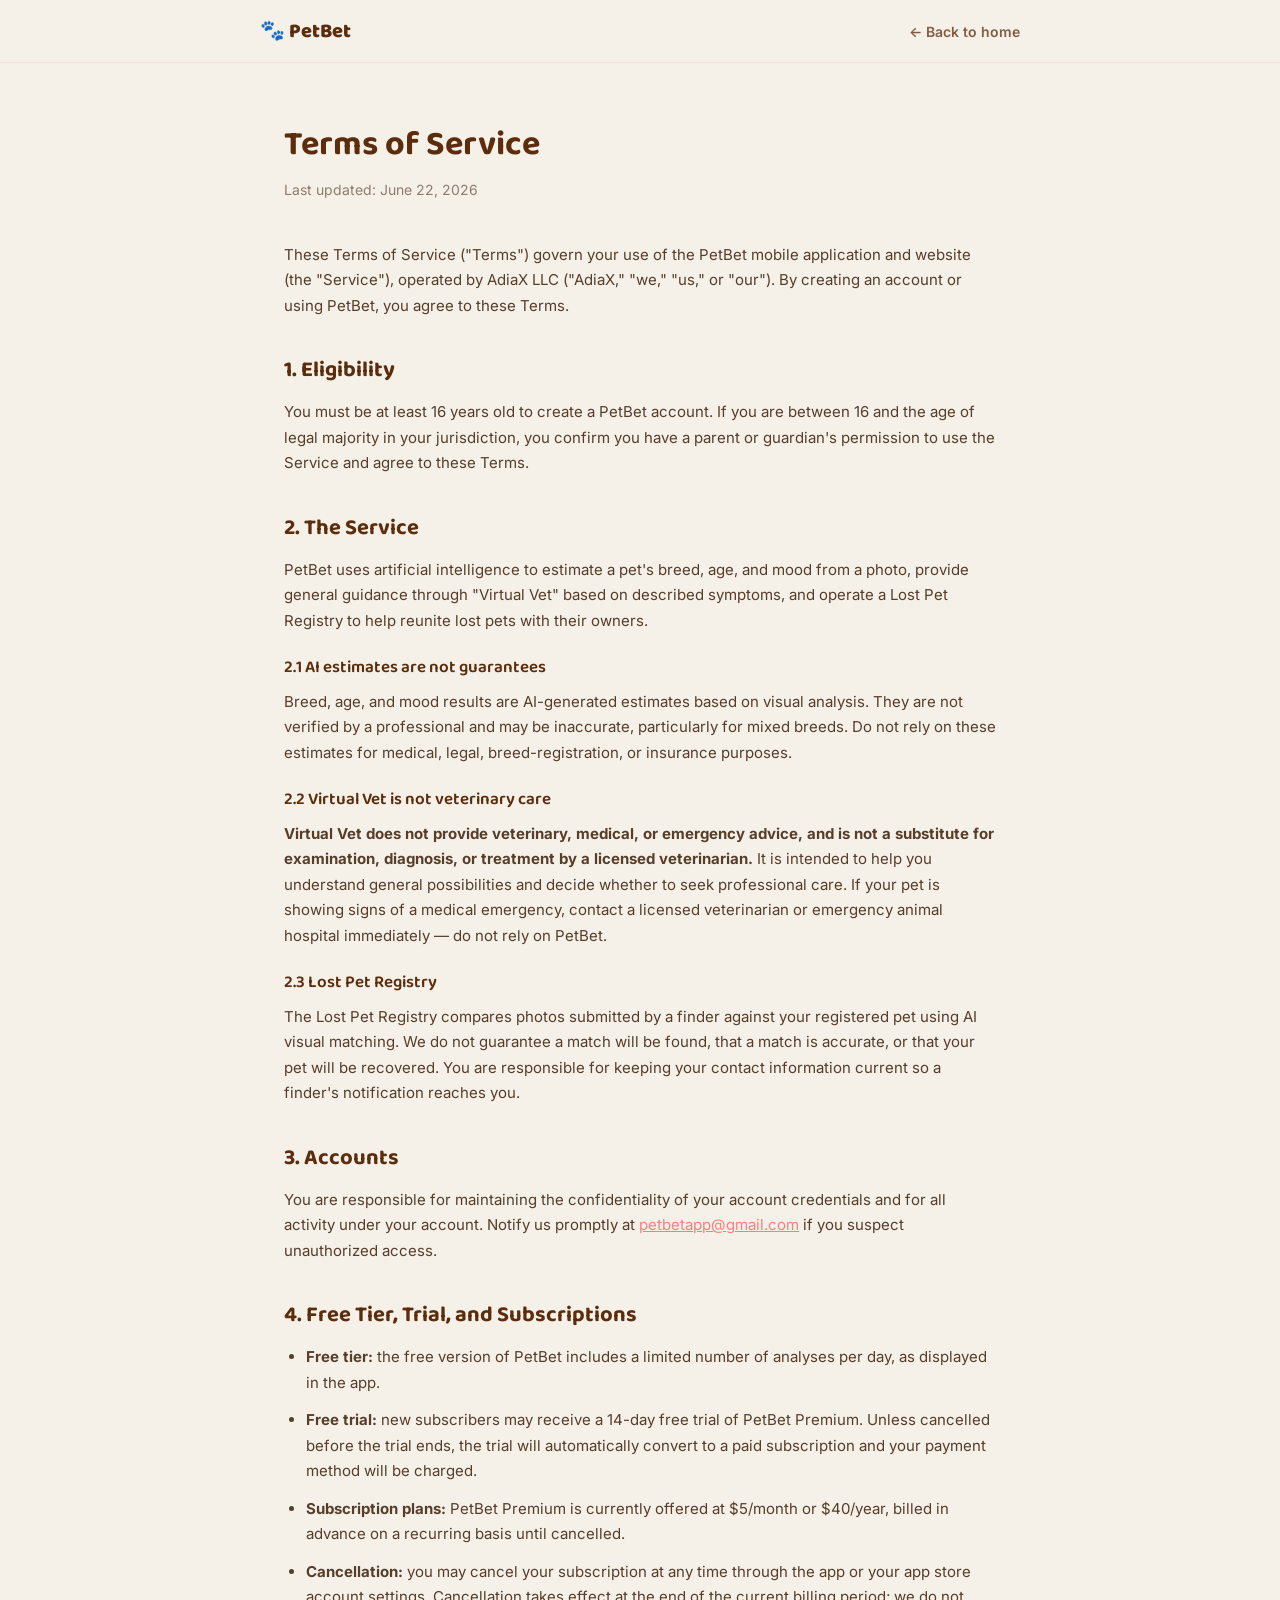
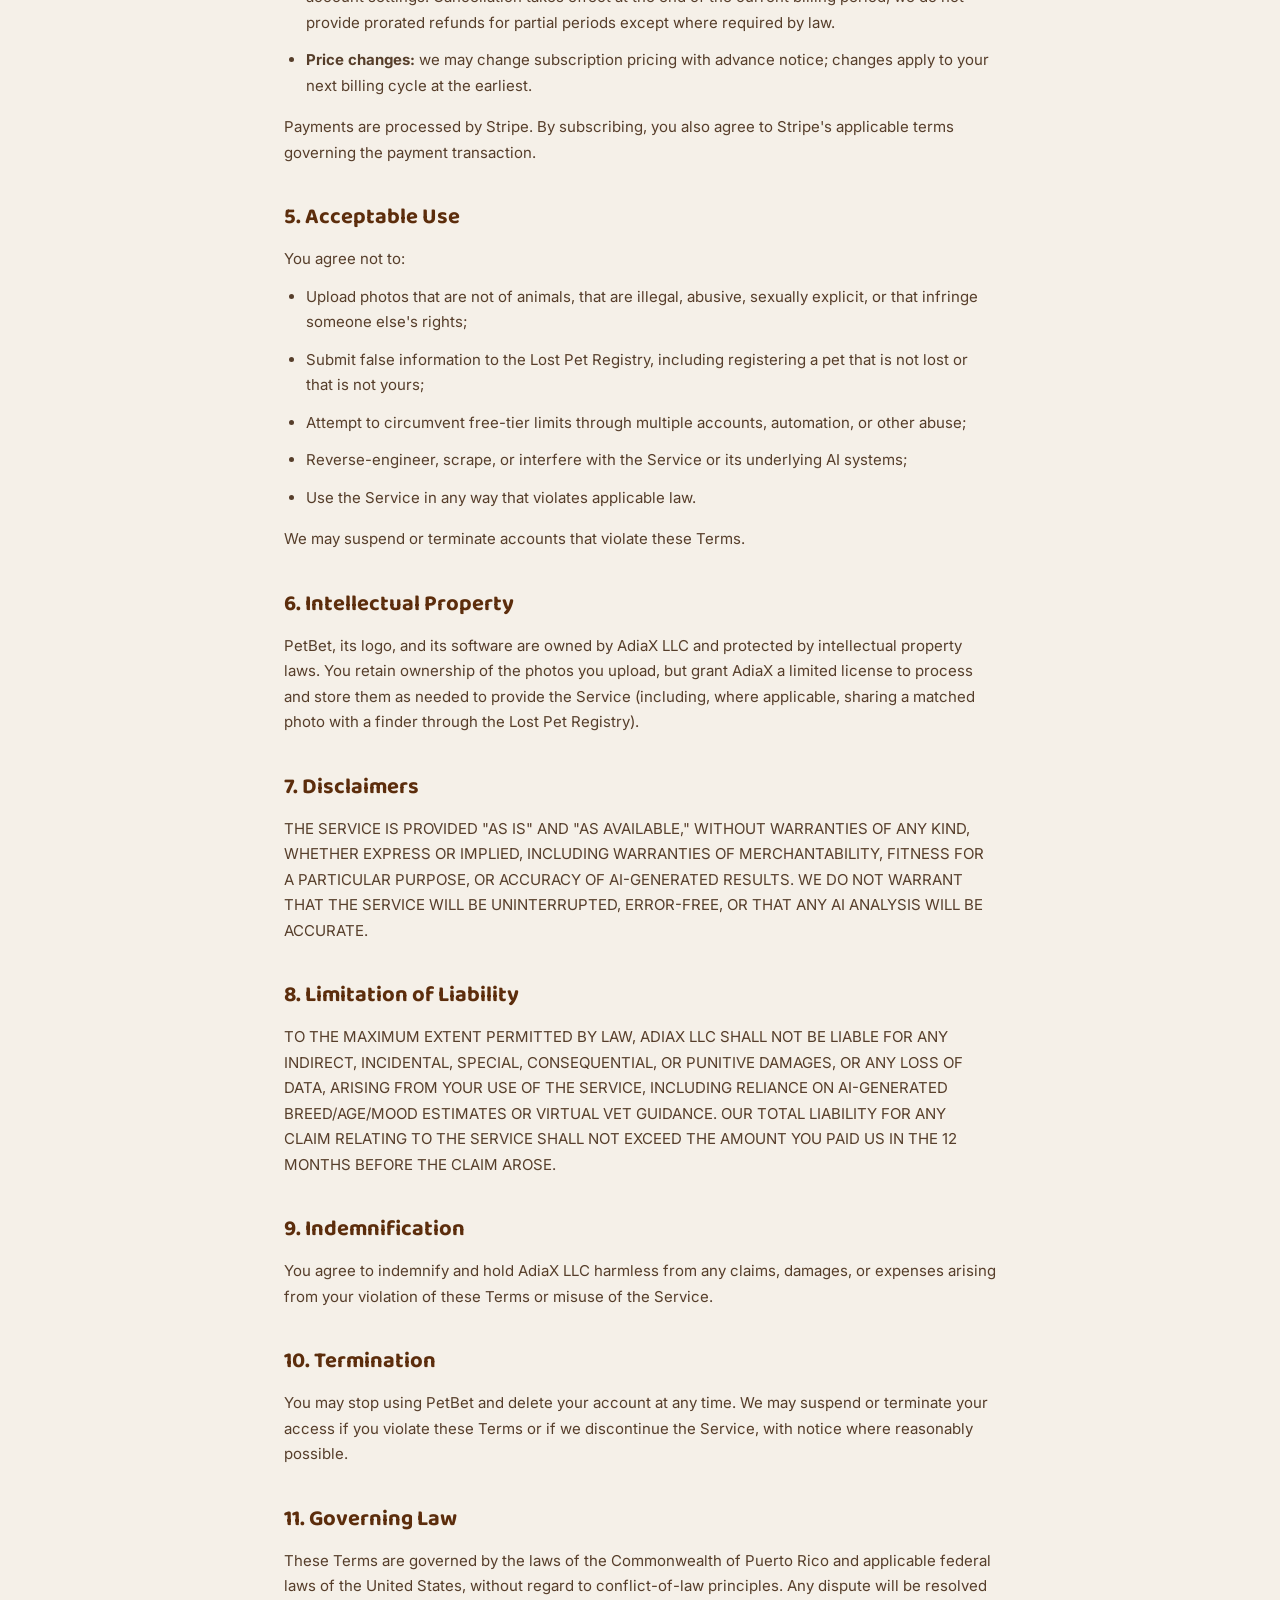
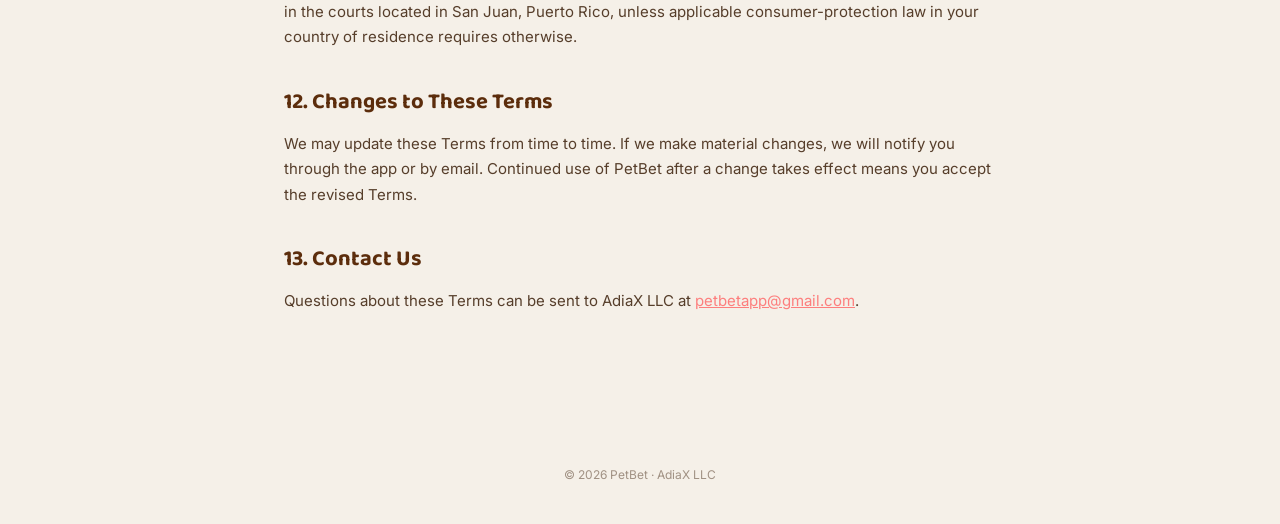
<file: terms.html>
<!DOCTYPE html>
<html lang="en">
<head>
<meta charset="UTF-8">
<meta name="viewport" content="width=device-width, initial-scale=1.0">
<title>Terms of Service — PetBet</title>
<link rel="preconnect" href="https://fonts.googleapis.com">
<link rel="preconnect" href="https://fonts.gstatic.com" crossorigin>
<link href="https://fonts.googleapis.com/css2?family=Baloo+2:wght@600;700;800&family=Inter:wght@400;500;600;700&display=swap" rel="stylesheet">
<style>
  :root {
    --cream: #F5F0E8;
    --cream-deep: #EDE4D3;
    --brown: #8B4513;
    --brown-deep: #5C2D0C;
    --brown-ink: #3B1F0A;
    --gold: #F5C842;
    --terracotta: #FF6B6B;
  }
  * { margin: 0; padding: 0; box-sizing: border-box; }
  body {
    font-family: 'Inter', sans-serif;
    background: var(--cream);
    color: var(--brown-ink);
    line-height: 1.5;
  }
  a { color: var(--terracotta); }
  header {
    padding: 16px 24px;
    border-bottom: 1px solid rgba(139, 69, 19, 0.08);
  }
  .header-inner {
    max-width: 760px;
    margin: 0 auto;
    display: flex;
    align-items: center;
    justify-content: space-between;
  }
  .brand {
    font-family: 'Baloo 2', sans-serif;
    font-weight: 800;
    font-size: 20px;
    color: var(--brown-deep);
  }
  .back {
    font-size: 14px;
    font-weight: 600;
    color: var(--brown-deep);
    opacity: 0.75;
    text-decoration: none;
  }
  .back:hover { opacity: 1; }
  main {
    max-width: 760px;
    margin: 0 auto;
    padding: 56px 24px 100px;
  }
  h1 {
    font-family: 'Baloo 2', sans-serif;
    font-weight: 700;
    color: var(--brown-deep);
    font-size: 34px;
    margin-bottom: 8px;
  }
  .updated { font-size: 14px; opacity: 0.55; margin-bottom: 40px; }
  h2 {
    font-family: 'Baloo 2', sans-serif;
    font-weight: 700;
    color: var(--brown-deep);
    font-size: 22px;
    margin: 36px 0 12px;
  }
  h3 {
    font-family: 'Baloo 2', sans-serif;
    font-weight: 600;
    color: var(--brown-deep);
    font-size: 17px;
    margin: 22px 0 8px;
  }
  p, li { font-size: 15px; line-height: 1.7; opacity: 0.85; margin-bottom: 12px; }
  ul { padding-left: 22px; margin-bottom: 16px; }
  li { list-style: disc; }
  .note {
    background: rgba(245, 200, 66, 0.18);
    border-radius: 12px;
    padding: 16px 20px;
    font-size: 14px;
    margin-bottom: 32px;
  }
  footer { padding: 40px 24px; text-align: center; font-size: 12px; opacity: 0.45; }
</style>
</head>
<body>

<header>
  <div class="header-inner">
    <div class="brand">🐾 PetBet</div>
    <a href="index.html" class="back">← Back to home</a>
  </div>
</header>

<main>
  <h1>Terms of Service</h1>
  <p class="updated">Last updated: June 22, 2026</p>

 

  <p>These Terms of Service ("Terms") govern your use of the PetBet mobile application and website (the "Service"), operated by AdiaX LLC ("AdiaX," "we," "us," or "our"). By creating an account or using PetBet, you agree to these Terms.</p>

  <h2>1. Eligibility</h2>
  <p>You must be at least 16 years old to create a PetBet account. If you are between 16 and the age of legal majority in your jurisdiction, you confirm you have a parent or guardian's permission to use the Service and agree to these Terms.</p>

  <h2>2. The Service</h2>
  <p>PetBet uses artificial intelligence to estimate a pet's breed, age, and mood from a photo, provide general guidance through "Virtual Vet" based on described symptoms, and operate a Lost Pet Registry to help reunite lost pets with their owners.</p>

  <h3>2.1 AI estimates are not guarantees</h3>
  <p>Breed, age, and mood results are AI-generated estimates based on visual analysis. They are not verified by a professional and may be inaccurate, particularly for mixed breeds. Do not rely on these estimates for medical, legal, breed-registration, or insurance purposes.</p>

  <h3>2.2 Virtual Vet is not veterinary care</h3>
  <p><strong>Virtual Vet does not provide veterinary, medical, or emergency advice, and is not a substitute for examination, diagnosis, or treatment by a licensed veterinarian.</strong> It is intended to help you understand general possibilities and decide whether to seek professional care. If your pet is showing signs of a medical emergency, contact a licensed veterinarian or emergency animal hospital immediately — do not rely on PetBet.</p>

  <h3>2.3 Lost Pet Registry</h3>
  <p>The Lost Pet Registry compares photos submitted by a finder against your registered pet using AI visual matching. We do not guarantee a match will be found, that a match is accurate, or that your pet will be recovered. You are responsible for keeping your contact information current so a finder's notification reaches you.</p>

  <h2>3. Accounts</h2>
  <p>You are responsible for maintaining the confidentiality of your account credentials and for all activity under your account. Notify us promptly at <a href="mailto:petbetapp@gmail.com">petbetapp@gmail.com</a> if you suspect unauthorized access.</p>

  <h2>4. Free Tier, Trial, and Subscriptions</h2>
  <ul>
    <li><strong>Free tier:</strong> the free version of PetBet includes a limited number of analyses per day, as displayed in the app.</li>
    <li><strong>Free trial:</strong> new subscribers may receive a 14-day free trial of PetBet Premium. Unless cancelled before the trial ends, the trial will automatically convert to a paid subscription and your payment method will be charged.</li>
    <li><strong>Subscription plans:</strong> PetBet Premium is currently offered at $5/month or $40/year, billed in advance on a recurring basis until cancelled.</li>
    <li><strong>Cancellation:</strong> you may cancel your subscription at any time through the app or your app store account settings. Cancellation takes effect at the end of the current billing period; we do not provide prorated refunds for partial periods except where required by law.</li>
    <li><strong>Price changes:</strong> we may change subscription pricing with advance notice; changes apply to your next billing cycle at the earliest.</li>
  </ul>
  <p>Payments are processed by Stripe. By subscribing, you also agree to Stripe's applicable terms governing the payment transaction.</p>

  <h2>5. Acceptable Use</h2>
  <p>You agree not to:</p>
  <ul>
    <li>Upload photos that are not of animals, that are illegal, abusive, sexually explicit, or that infringe someone else's rights;</li>
    <li>Submit false information to the Lost Pet Registry, including registering a pet that is not lost or that is not yours;</li>
    <li>Attempt to circumvent free-tier limits through multiple accounts, automation, or other abuse;</li>
    <li>Reverse-engineer, scrape, or interfere with the Service or its underlying AI systems;</li>
    <li>Use the Service in any way that violates applicable law.</li>
  </ul>
  <p>We may suspend or terminate accounts that violate these Terms.</p>

  <h2>6. Intellectual Property</h2>
  <p>PetBet, its logo, and its software are owned by AdiaX LLC and protected by intellectual property laws. You retain ownership of the photos you upload, but grant AdiaX a limited license to process and store them as needed to provide the Service (including, where applicable, sharing a matched photo with a finder through the Lost Pet Registry).</p>

  <h2>7. Disclaimers</h2>
  <p>THE SERVICE IS PROVIDED "AS IS" AND "AS AVAILABLE," WITHOUT WARRANTIES OF ANY KIND, WHETHER EXPRESS OR IMPLIED, INCLUDING WARRANTIES OF MERCHANTABILITY, FITNESS FOR A PARTICULAR PURPOSE, OR ACCURACY OF AI-GENERATED RESULTS. WE DO NOT WARRANT THAT THE SERVICE WILL BE UNINTERRUPTED, ERROR-FREE, OR THAT ANY AI ANALYSIS WILL BE ACCURATE.</p>

  <h2>8. Limitation of Liability</h2>
  <p>TO THE MAXIMUM EXTENT PERMITTED BY LAW, ADIAX LLC SHALL NOT BE LIABLE FOR ANY INDIRECT, INCIDENTAL, SPECIAL, CONSEQUENTIAL, OR PUNITIVE DAMAGES, OR ANY LOSS OF DATA, ARISING FROM YOUR USE OF THE SERVICE, INCLUDING RELIANCE ON AI-GENERATED BREED/AGE/MOOD ESTIMATES OR VIRTUAL VET GUIDANCE. OUR TOTAL LIABILITY FOR ANY CLAIM RELATING TO THE SERVICE SHALL NOT EXCEED THE AMOUNT YOU PAID US IN THE 12 MONTHS BEFORE THE CLAIM AROSE.</p>

  <h2>9. Indemnification</h2>
  <p>You agree to indemnify and hold AdiaX LLC harmless from any claims, damages, or expenses arising from your violation of these Terms or misuse of the Service.</p>

  <h2>10. Termination</h2>
  <p>You may stop using PetBet and delete your account at any time. We may suspend or terminate your access if you violate these Terms or if we discontinue the Service, with notice where reasonably possible.</p>

  <h2>11. Governing Law</h2>
  <p>These Terms are governed by the laws of the Commonwealth of Puerto Rico and applicable federal laws of the United States, without regard to conflict-of-law principles. Any dispute will be resolved in the courts located in San Juan, Puerto Rico, unless applicable consumer-protection law in your country of residence requires otherwise.</p>

  <h2>12. Changes to These Terms</h2>
  <p>We may update these Terms from time to time. If we make material changes, we will notify you through the app or by email. Continued use of PetBet after a change takes effect means you accept the revised Terms.</p>

  <h2>13. Contact Us</h2>
  <p>Questions about these Terms can be sent to AdiaX LLC at <a href="mailto:petbetapp@gmail.com">petbetapp@gmail.com</a>.</p>
</main>

<footer>© 2026 PetBet · AdiaX LLC</footer>

</body>
</html>
</file>
<file: style.css>
:root {
  --cream: #F5F0E8;
  --cream-deep: #EDE4D3;
  --brown: #8B4513;
  --brown-deep: #5C2D0C;
  --brown-ink: #3B1F0A;
  --gold: #F5C842;
  --terracotta: #FF6B6B;
  --blue: #54A0FF;
  --green: #1DD1A1;
  --white: #FFFFFF;
  --display: 'Baloo 2', sans-serif;
  --body: 'Inter', sans-serif;
}

* { margin: 0; padding: 0; box-sizing: border-box; }

html { scroll-behavior: smooth; }

body {
  font-family: var(--body);
  background: var(--cream);
  color: var(--brown-ink);
  overflow-x: hidden;
  line-height: 1.5;
}

.grain {
  position: fixed;
  inset: 0;
  pointer-events: none;
  opacity: 0.025;
  z-index: 1000;
  background-image: url("data:image/svg+xml,%3Csvg xmlns='http://www.w3.org/2000/svg' width='100' height='100'%3E%3Cfilter id='n'%3E%3CfeTurbulence type='fractalNoise' baseFrequency='0.9' numOctaves='3'/%3E%3C/filter%3E%3Crect width='100%25' height='100%25' filter='url(%23n)'/%3E%3C/svg%3E");
}

h1, h2, h3 { font-family: var(--display); font-weight: 700; color: var(--brown-deep); }

a { text-decoration: none; color: inherit; }

ul { list-style: none; }

/* ===== NAV ===== */
.nav {
  position: sticky;
  top: 0;
  z-index: 100;
  background: rgba(245, 240, 232, 0.88);
  backdrop-filter: blur(10px);
  border-bottom: 1px solid rgba(139, 69, 19, 0.08);
}

.nav-inner {
  max-width: 1180px;
  margin: 0 auto;
  padding: 16px 24px;
  display: flex;
  align-items: center;
  justify-content: space-between;
}

.nav-brand {
  font-family: var(--display);
  font-weight: 800;
  font-size: 22px;
  color: var(--brown-deep);
  display: flex;
  align-items: center;
  gap: 6px;
}

.nav-paw { font-size: 20px; }

.nav-links {
  display: flex;
  gap: 32px;
}

.nav-links a {
  font-size: 15px;
  font-weight: 500;
  color: var(--brown-ink);
  opacity: 0.75;
  transition: opacity 0.2s;
}

.nav-links a:hover { opacity: 1; }

.nav-cta {
  background: var(--brown);
  color: var(--white);
  padding: 10px 22px;
  border-radius: 100px;
  font-weight: 600;
  font-size: 14px;
  transition: transform 0.15s, background 0.2s;
}

.nav-cta:hover { background: var(--brown-deep); transform: translateY(-1px); }

/* ===== HERO ===== */
.hero {
  padding: 80px 24px 60px;
  position: relative;
}

.hero-inner {
  max-width: 1180px;
  margin: 0 auto;
  display: grid;
  grid-template-columns: 1.1fr 1fr;
  gap: 60px;
  align-items: center;
}

.hero-eyebrow {
  display: inline-block;
  background: rgba(245, 200, 66, 0.25);
  color: var(--brown-deep);
  font-size: 13px;
  font-weight: 700;
  letter-spacing: 0.04em;
  text-transform: uppercase;
  padding: 6px 14px;
  border-radius: 100px;
  margin-bottom: 20px;
}

.hero-copy h1 {
  font-size: 52px;
  line-height: 1.08;
  letter-spacing: -0.01em;
  margin-bottom: 22px;
}

.hero-highlight {
  color: var(--terracotta);
  position: relative;
}

.hero-sub {
  font-size: 18px;
  color: var(--brown-ink);
  opacity: 0.78;
  max-width: 440px;
  margin-bottom: 32px;
}

.hero-actions {
  display: flex;
  gap: 14px;
  margin-bottom: 28px;
  flex-wrap: wrap;
}

.btn {
  display: inline-flex;
  align-items: center;
  gap: 8px;
  padding: 15px 28px;
  border-radius: 100px;
  font-weight: 700;
  font-size: 16px;
  transition: transform 0.15s, box-shadow 0.2s;
}

.btn-primary {
  background: var(--brown);
  color: var(--white);
  box-shadow: 0 8px 20px rgba(139, 69, 19, 0.25);
}

.btn-primary:hover { transform: translateY(-2px); box-shadow: 0 12px 24px rgba(139, 69, 19, 0.32); }

.btn-icon { font-size: 18px; }

.btn-ghost {
  background: transparent;
  color: var(--brown-deep);
  border: 2px solid rgba(139, 69, 19, 0.25);
}

.btn-ghost:hover { border-color: var(--brown); }

.hero-trust {
  display: flex;
  align-items: center;
  gap: 14px;
  font-size: 14px;
  color: var(--brown-ink);
  opacity: 0.7;
}

.trust-item strong { color: var(--brown-deep); }

.trust-dot {
  width: 4px;
  height: 4px;
  border-radius: 50%;
  background: var(--brown-ink);
  opacity: 0.4;
}

/* ===== SCAN CARD (signature element) ===== */
.hero-visual {
  position: relative;
  display: flex;
  justify-content: center;
}

.scan-card {
  background: var(--white);
  border-radius: 28px;
  padding: 28px;
  width: 320px;
  box-shadow: 0 30px 60px -10px rgba(91, 45, 12, 0.22), 0 0 0 6px rgba(245, 200, 66, 0.18);
  position: relative;
}

.scan-photo {
  width: 100%;
  height: 180px;
  background: linear-gradient(145deg, #FBE9C8, #F5C842);
  border-radius: 20px;
  display: flex;
  align-items: center;
  justify-content: center;
  position: relative;
  overflow: hidden;
  margin-bottom: 20px;
}

.scan-emoji { font-size: 76px; position: relative; z-index: 2; filter: drop-shadow(0 6px 10px rgba(0,0,0,0.15)); }

.scan-ring {
  position: absolute;
  width: 220%;
  height: 6px;
  background: linear-gradient(90deg, transparent, rgba(139, 69, 19, 0.55), transparent);
  top: 50%;
  left: -60%;
  animation: scanSweep 2.6s ease-in-out infinite;
  z-index: 3;
}

@keyframes scanSweep {
  0% { top: 0%; opacity: 0; }
  10% { opacity: 1; }
  50% { top: 100%; opacity: 1; }
  60% { opacity: 0; }
  100% { top: 0%; opacity: 0; }
}

.scan-results { display: flex; flex-direction: column; gap: 12px; }

.scan-row {
  display: flex;
  justify-content: space-between;
  align-items: center;
  padding-bottom: 10px;
  border-bottom: 1px solid var(--cream-deep);
  opacity: 0;
  transform: translateY(8px);
  animation: rowIn 0.5s ease forwards;
}

.scan-row[data-delay="1"] { animation-delay: 0.6s; }
.scan-row[data-delay="2"] { animation-delay: 1.1s; }
.scan-row[data-delay="3"] { animation-delay: 1.6s; border-bottom: none; padding-bottom: 0; }

@keyframes rowIn {
  to { opacity: 1; transform: translateY(0); }
}

.scan-label {
  font-size: 11px;
  font-weight: 700;
  letter-spacing: 0.06em;
  color: var(--brown-ink);
  opacity: 0.45;
}

.scan-value {
  font-size: 15px;
  font-weight: 600;
  color: var(--brown-deep);
}

.scan-badge {
  background: var(--gold);
  color: var(--brown-deep);
  font-size: 13px;
  font-weight: 700;
  padding: 4px 12px;
  border-radius: 100px;
}

.float-paw {
  position: absolute;
  font-size: 32px;
  opacity: 0.5;
  animation: floaty 5s ease-in-out infinite;
}

.float-paw-1 { top: 5%; right: -4%; animation-delay: 0s; }
.float-paw-2 { bottom: 8%; left: -8%; animation-delay: 1.5s; }

@keyframes floaty {
  0%, 100% { transform: translateY(0) rotate(0deg); }
  50% { transform: translateY(-14px) rotate(8deg); }
}

/* ===== LOGOS ===== */
.logos {
  text-align: center;
  padding: 40px 24px;
}

.logos p {
  font-size: 14px;
  color: var(--brown-ink);
  opacity: 0.55;
  margin-bottom: 18px;
  font-weight: 500;
}

.logos-row {
  display: flex;
  justify-content: center;
  gap: 28px;
  font-size: 30px;
  opacity: 0.85;
}

/* ===== SECTION HEAD ===== */
.section-head {
  text-align: center;
  max-width: 600px;
  margin: 0 auto 50px;
}

.section-eyebrow {
  font-size: 13px;
  font-weight: 700;
  letter-spacing: 0.06em;
  text-transform: uppercase;
  color: var(--terracotta);
  margin-bottom: 10px;
}

.section-head h2 { font-size: 36px; }

/* ===== HOW IT WORKS ===== */
.how { padding: 80px 24px; max-width: 1180px; margin: 0 auto; }

.how-grid {
  display: grid;
  grid-template-columns: repeat(3, 1fr);
  gap: 24px;
}

.how-card {
  background: var(--white);
  border-radius: 24px;
  padding: 36px 28px;
  box-shadow: 0 4px 18px rgba(91, 45, 12, 0.06);
  transition: transform 0.2s;
}

.how-card:hover { transform: translateY(-4px); }

.how-card-accent {
  background: var(--white);
}

.how-card-accent h3 { color: var(--white); }
.how-card-accent p { color: var(--white); opacity: 0.92; }

.how-icon {
  font-size: 34px;
  margin-bottom: 16px;
}

.how-card h3 { font-size: 20px; margin-bottom: 10px; }

.how-card p { font-size: 15px; color: var(--brown-ink); opacity: 0.75; }

/* ===== FEATURE SPLIT (lost pet) ===== */
.feature-split {
  background: var(--cream-deep);
  padding: 90px 24px;
}

.feature-split-inner {
  max-width: 1180px;
  margin: 0 auto;
  display: grid;
  grid-template-columns: 1fr 1.1fr;
  gap: 60px;
  align-items: center;
}

.feature-visual { display: flex; justify-content: center; }

.lost-card {
  background: var(--white);
  border-radius: 24px;
  padding: 28px;
  width: 300px;
  box-shadow: 0 24px 50px -10px rgba(91, 45, 12, 0.18);
  border: 3px solid var(--terracotta);
}

.lost-badge {
  background: rgba(255, 107, 107, 0.12);
  color: var(--terracotta);
  font-weight: 700;
  font-size: 13px;
  padding: 8px 14px;
  border-radius: 100px;
  display: inline-block;
  margin-bottom: 20px;
}

.lost-row {
  display: flex;
  justify-content: space-between;
  font-size: 14px;
  padding: 10px 0;
  border-bottom: 1px solid var(--cream-deep);
  color: var(--brown-ink);
  opacity: 0.85;
}

.lost-row strong { color: var(--brown-deep); }

.lost-email {
  margin-top: 16px;
  background: rgba(29, 209, 161, 0.12);
  color: #149A77;
  font-size: 13px;
  font-weight: 600;
  padding: 10px 14px;
  border-radius: 12px;
  text-align: center;
}

.feature-copy h2 { font-size: 34px; margin: 10px 0 18px; }

.feature-copy p { font-size: 16px; opacity: 0.78; margin-bottom: 22px; max-width: 460px; }

.feature-list li {
  position: relative;
  padding-left: 26px;
  margin-bottom: 12px;
  font-size: 15px;
  font-weight: 500;
  color: var(--brown-deep);
}

.feature-list li::before {
  content: "🐾";
  position: absolute;
  left: 0;
  font-size: 14px;
}

/* ===== PREMIUM ===== */
.premium { padding: 90px 24px; display: flex; justify-content: center; }

.premium-card {
  position: relative;
  background: var(--brown-deep);
  border-radius: 32px;
  max-width: 440px;
  width: 100%;
  overflow: hidden;
  box-shadow: 0 30px 60px -10px rgba(91, 45, 12, 0.4);
}

.premium-glow {
  position: absolute;
  top: -40%;
  left: 50%;
  transform: translateX(-50%);
  width: 320px;
  height: 320px;
  background: radial-gradient(circle, rgba(245, 200, 66, 0.35), transparent 70%);
}

.premium-content {
  position: relative;
  z-index: 2;
  padding: 48px 36px;
  text-align: center;
}

.premium-crown { font-size: 40px; margin-bottom: 12px; }

.premium-content h2 { color: var(--cream); font-size: 28px; margin-bottom: 16px; }

.premium-price { margin-bottom: 6px; }

.premium-amount { font-size: 52px; font-weight: 800; color: var(--gold); font-family: var(--display); }

.premium-period { font-size: 18px; color: var(--cream); opacity: 0.7; }

.premium-sub { color: var(--cream); opacity: 0.6; font-size: 14px; margin-bottom: 28px; }

.premium-list {
  text-align: left;
  margin-bottom: 32px;
  display: inline-block;
}

.premium-list li {
  color: var(--cream);
  font-size: 15px;
  font-weight: 500;
  margin-bottom: 14px;
  display: flex;
  align-items: center;
  gap: 10px;
}

.check {
  background: var(--gold);
  color: var(--brown-deep);
  width: 20px;
  height: 20px;
  border-radius: 50%;
  display: flex;
  align-items: center;
  justify-content: center;
  font-size: 12px;
  font-weight: 800;
  flex-shrink: 0;
}

.btn-premium {
  background: var(--gold);
  color: var(--brown-deep);
  padding: 16px 0;
  width: 100%;
  border-radius: 100px;
  font-weight: 700;
  font-size: 16px;
  justify-content: center;
  box-shadow: 0 10px 24px rgba(245, 200, 66, 0.3);
}

.btn-premium:hover { transform: translateY(-2px); }

/* ===== FAQ ===== */
.faq { max-width: 760px; margin: 0 auto; padding: 90px 24px; }

.faq-list { display: flex; flex-direction: column; gap: 12px; }

.faq-item {
  background: var(--white);
  border-radius: 16px;
  padding: 20px 24px;
  cursor: pointer;
}

.faq-item summary {
  font-weight: 600;
  font-size: 16px;
  color: var(--brown-deep);
  list-style: none;
  display: flex;
  justify-content: space-between;
  align-items: center;
}

.faq-item summary::after {
  content: "+";
  font-size: 22px;
  color: var(--terracotta);
  transition: transform 0.2s;
  flex-shrink: 0;
  margin-left: 12px;
}

.faq-item[open] summary::after { transform: rotate(45deg); }

.faq-item p {
  margin-top: 14px;
  font-size: 15px;
  color: var(--brown-ink);
  opacity: 0.75;
  line-height: 1.6;
}

/* ===== CTA FINAL ===== */
.cta-final {
  text-align: center;
  padding: 100px 24px;
  background: linear-gradient(180deg, var(--cream), var(--cream-deep));
}

.cta-final h2 { font-size: 38px; margin-bottom: 36px; }

.store-buttons {
  display: flex;
  gap: 16px;
  justify-content: center;
  flex-wrap: wrap;
}

.store-btn {
  display: flex;
  align-items: center;
  gap: 12px;
  background: var(--brown-deep);
  color: var(--cream);
  padding: 14px 26px;
  border-radius: 16px;
  transition: transform 0.15s;
}

.store-btn:hover { transform: translateY(-2px); }

.store-icon { font-size: 26px; }

.store-text { display: flex; flex-direction: column; text-align: left; }

.store-text small { font-size: 11px; opacity: 0.7; }

.store-text strong { font-size: 16px; font-family: var(--display); }

/* ===== FOOTER ===== */
.footer { padding: 50px 24px 36px; text-align: center; }

.footer-brand {
  font-family: var(--display);
  font-weight: 800;
  font-size: 20px;
  color: var(--brown-deep);
  margin-bottom: 8px;
}

.footer-tagline { font-size: 14px; opacity: 0.6; margin-bottom: 18px; }

.footer-copy { font-size: 12px; opacity: 0.45; }

/* ===== RESPONSIVE ===== */
@media (max-width: 860px) {
  .nav-links { display: none; }
  .hero-inner { grid-template-columns: 1fr; gap: 50px; }
  .hero-copy h1 { font-size: 38px; }
  .hero-visual { order: -1; }
  .scan-card { width: 100%; max-width: 340px; }
  .how-grid { grid-template-columns: 1fr; }
  .feature-split-inner { grid-template-columns: 1fr; }
  .feature-visual { order: -1; }
  .section-head h2 { font-size: 28px; }
  .cta-final h2 { font-size: 28px; }
}

@media (prefers-reduced-motion: reduce) {
  .scan-ring, .float-paw, .scan-row { animation: none !important; opacity: 1 !important; transform: none !important; }
}


/* ===== LANGUAGE TOGGLE ===== */
.nav-right {
  display: flex;
  align-items: center;
  gap: 14px;
}

.lang-toggle {
  font-family: var(--body);
  font-weight: 700;
  font-size: 13px;
  color: var(--brown-deep);
  background: transparent;
  border: 1.5px solid var(--brown-deep);
  border-radius: 20px;
  padding: 6px 14px;
  cursor: pointer;
  transition: background 0.2s, color 0.2s;
}

.lang-toggle:hover {
  background: var(--brown-deep);
  color: var(--white);
}
</file>
